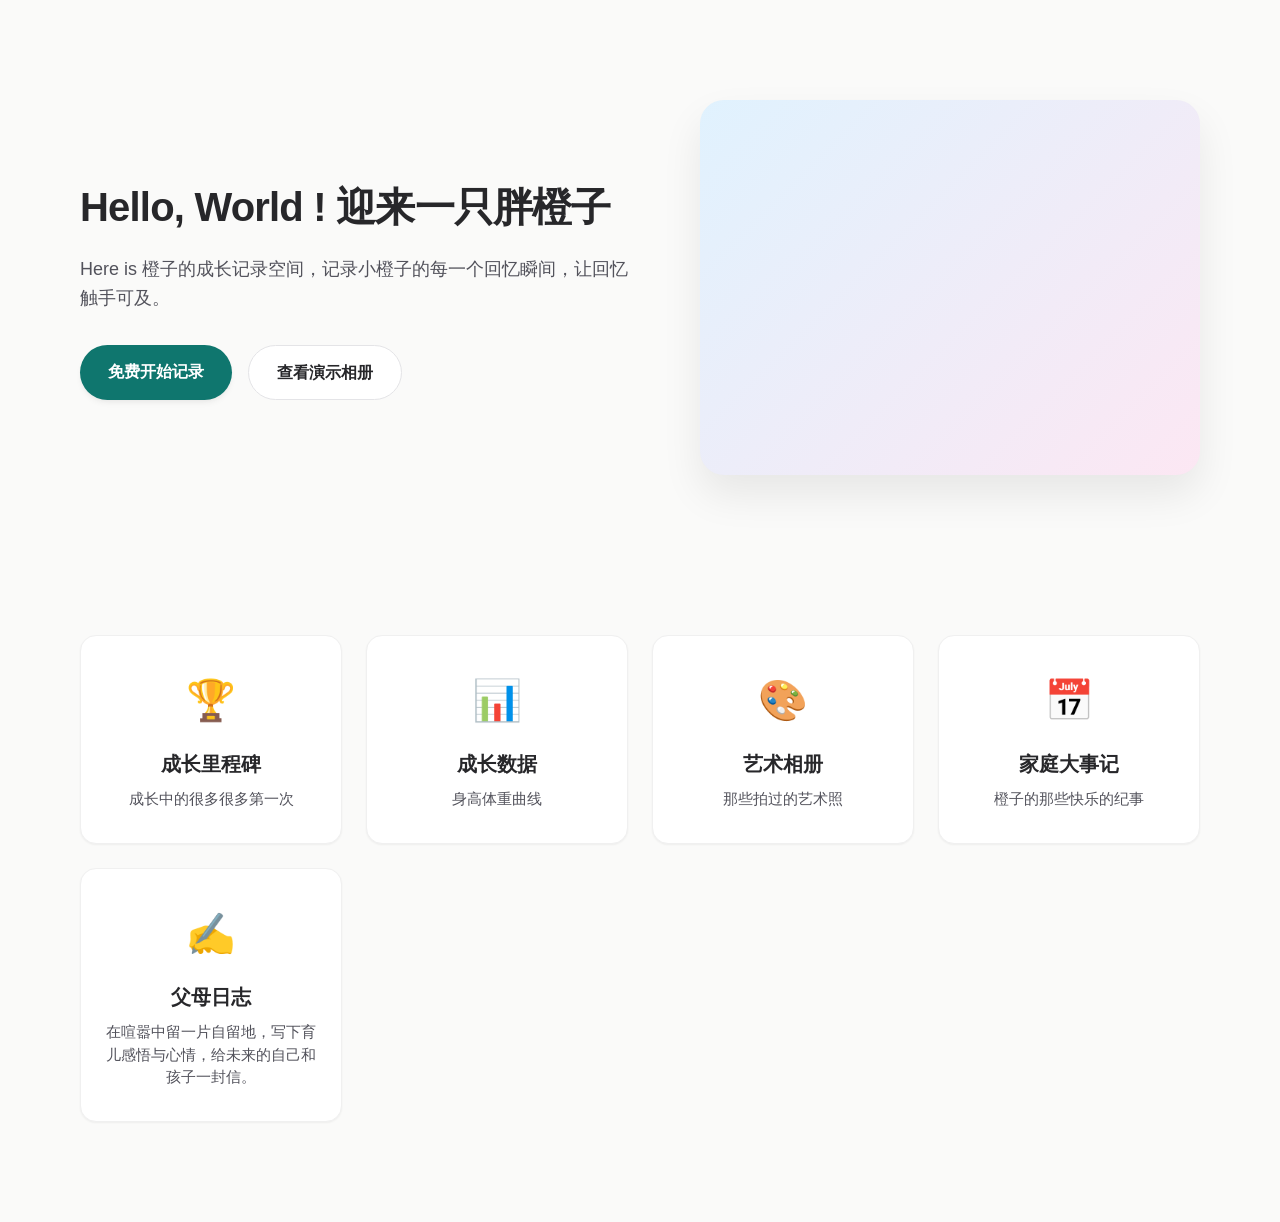
<file: index.html>
<!DOCTYPE html>
<html lang="zh-CN">
<head>
    <meta charset="UTF-8">
    <meta name="viewport" content="width=device-width, initial-scale=1.0">
    <title>橙子的成长足迹 - 记录她的每一个瞬间</title>

    <!-- 1. 基础样式 (必须最先加载) -->
    <link rel="stylesheet" href="css/base.css">

    <!-- 2. 组件/模块样式 (顺序无关紧要) -->
    <link rel="stylesheet" href="css/hero.css">
    <link rel="stylesheet" href="css/features.css">

    <!-- 3. 响应式样式 (必须最后加载，以覆盖默认样式) -->
    <link rel="stylesheet" href="css/responsive.css">
</head>
<body>

    <!-- 首屏照片墙区 -->
    <section class="hero">
        <div class="hero-content">
            <h1>Hello, World ! 迎来一只胖橙子</h1>
            <p>Here is 橙子的成长记录空间，记录小橙子的每一个回忆瞬间，让回忆触手可及。</p>
            <div class="cta-group">
                <a href="#" class="btn btn-primary">免费开始记录</a>
                <a href="#" class="btn btn-secondary">查看演示相册</a>
            </div>
        </div>
        <!-- 动态照片墙容器 -->
        <div class="hero-image photo-wall">
            <!-- 1. 首屏关键图：立即加载，高优先级，锁定尺寸防抖动 -->
            <picture class="wall-photo-wrapper">
                <source srcset="images/照片墙主图.webp" type="image/webp">
                <img src="images/照片墙主图.jpg" alt="宝贝成长瞬间1"
                     class="wall-photo"
                     width="400" height="300"
                     fetchpriority="high" decoding="async">
            </picture>

            <!-- 2. 第二张图：原生懒加载，接近视口时才加载 -->
            <picture class="wall-photo-wrapper">
                <source srcset="images/照片墙2.webp" type="image/webp">
                <img src="images/照片墙2.jpg" alt="宝贝成长瞬间2"
                     class="wall-photo"
                     width="400" height="300"
                     loading="lazy" decoding="async">
            </picture>

            <!-- 3. 第三张图：原生懒加载 -->
            <picture class="wall-photo-wrapper">
                <source srcset="images/照片墙3.webp" type="image/webp">
                <img src="images/照片墙3.jpg" alt="宝贝成长瞬间3"
                     class="wall-photo"
                     width="400" height="300"
                     loading="lazy" decoding="async">
            </picture>
        </div>
    </section>


    <!-- 功能区 -->
    <section class="features">
      <div class="features-grid">
        <!-- 1. 成长里程碑卡片 -->
        <a href="milestones.html" class="feature-card-link">
          <article class="feature-card">
            <div class="feature-icon">🏆</div>
            <h3>成长里程碑</h3>
            <p>成长中的很多很多第一次</p>
          </article>
        </a>
        <!-- 2. 成长数据卡片 -->
        <a href="growth-data.html" class="feature-card-link">
          <article class="feature-card">
            <div class="feature-icon">📊</div>
            <h3>成长数据</h3>
            <p>身高体重曲线</p>
          </article>
        </a>
        <!-- 3. 艺术相册卡片 -->
        <a href="gallery.html" class="feature-card-link">
          <article class="feature-card">
            <div class="feature-icon">🎨</div>
            <h3>艺术相册</h3>
            <p>那些拍过的艺术照</p>
          </article>
        </a>
        <!-- 4. 家庭大事记卡片 -->
        <a href="family-events.html" class="feature-card-link">
          <article class="feature-card">
            <div class="feature-icon">📅</div>
            <h3>家庭大事记</h3>
            <p>橙子的那些快乐的纪事</p>
          </article>
        </a>
        <!-- 5. 父母日志卡片 -->
        <a href="parent-blog.html" class="feature-card-link">
          <article class="feature-card">
            <div class="feature-icon">✍️</div>
            <h3>父母日志</h3>
            <p>在喧嚣中留一片自留地，写下育儿感悟与心情，给未来的自己和孩子一封信。</p>
          </article>
        </a>
      </div>
    </section>


</body>
</html>
</file>
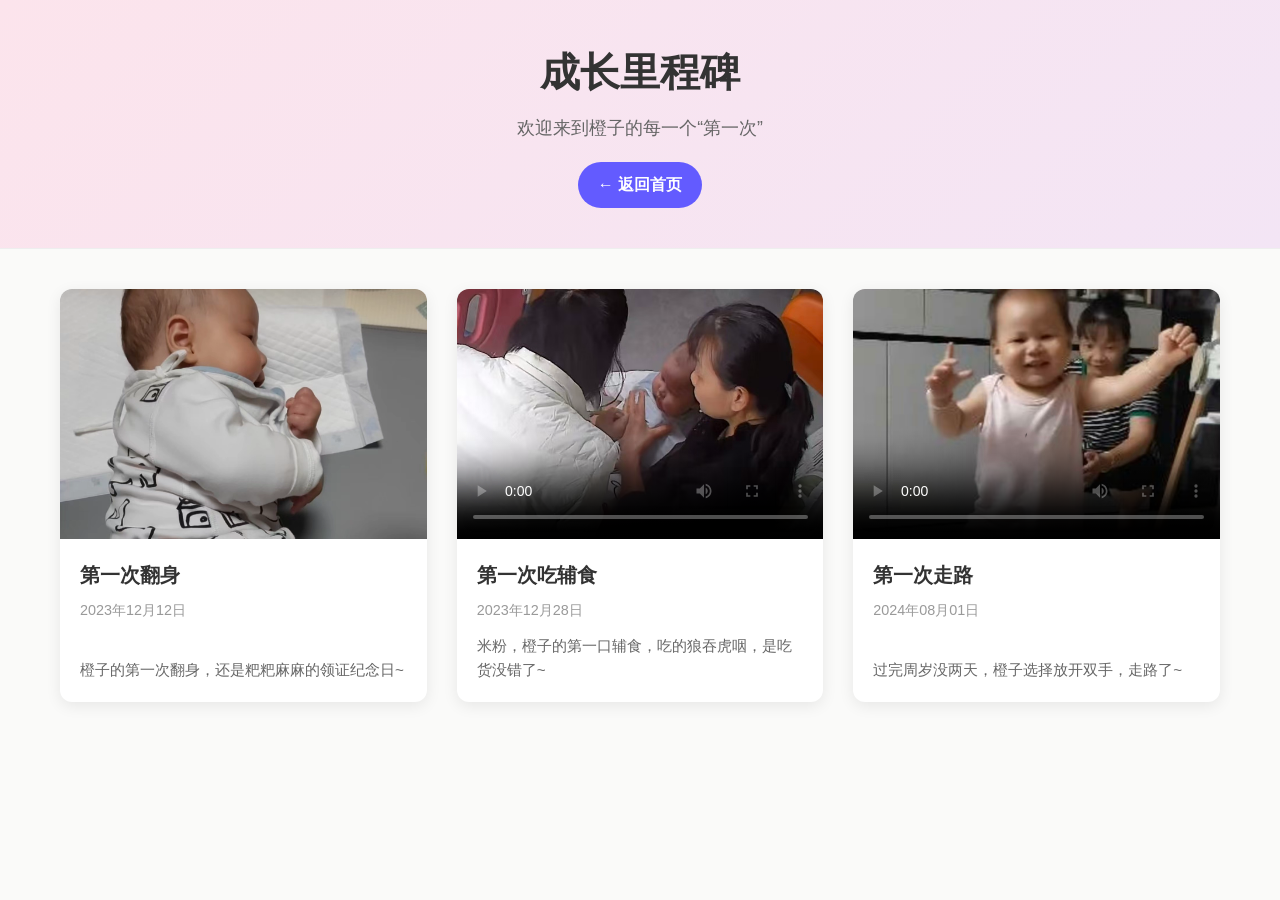
<file: milestones.html>
<!DOCTYPE html>
<html lang="zh-CN">
<head>
    <meta charset="UTF-8">
    <meta name="viewport" content="width=device-width, initial-scale=1.0">
    <title>成长里程碑 - 橙子的成长足迹</title>
    <!-- 引入全局基础样式 -->
    <link rel="stylesheet" href="css/base.css">
    <!-- 引入里程碑页面的专属样式 -->
    <link rel="stylesheet" href="css/milestones.css">
</head>
<body>
    <header class="page-header">
        <h1>成长里程碑</h1>
        <p>欢迎来到橙子的每一个“第一次”</p>
        <a href="index.html" class="back-to-home">← 返回首页</a>
    </header>

    <main class="milestones-container">
        <!-- 里程碑 1: 第一次翻身 (使用你的本地图片) -->
        <article class="milestone-item">
            <img src="First_images/first-rolling.webp" alt="橙子的第一次翻身">
            <div class="milestone-info">
                <h3>第一次翻身</h3>
                <time datetime="2023-12-12">2023年12月12日</time>
                <p>橙子的第一次翻身，还是粑粑麻麻的领证纪念日~</p>
            </div>
        </article>

        <!-- 里程碑 2: 第一次吃辅食 (视频) -->
        <article class="milestone-item">
            <!-- 使用 <video> 标签，controls 属性会显示播放/暂停按钮 -->
            <div class="video-wrapper">
                <video controls poster="First_images/第一口辅食.jpg">
                    <source src="First_images/第一口辅食.mp4" type="video/mp4">
                    您的浏览器不支持视频播放。
                </video>
            </div>
            <div class="milestone-info">
                <h3>第一次吃辅食</h3>
                <time datetime="2023-12-28">2023年12月28日</time>
                <p>米粉，橙子的第一口辅食，吃的狼吞虎咽，是吃货没错了~</p>
            </div>
        </article>

        <!-- 里程碑 3: 第一次走路 -->
        <article class="milestone-item">
            <!-- 使用 <video> 标签，controls 属性会显示播放/暂停按钮 -->
            <div class="video-wrapper">
                <video controls poster="First_images/第一次走路.jpg">
                    <source src="First_images/第一次走路.mp4" type="video/mp4">
                    您的浏览器不支持视频播放。
                </video>
            </div>
            <div class="milestone-info">
                <h3>第一次走路</h3>
                <time datetime="2024-08-01">2024年08月01日</time>
                <p>过完周岁没两天，橙子选择放开双手，走路了~</p>
            </div>
        </article>

        <!-- 你可以继续添加更多的里程碑项目... -->

    </main>
</body>
</html>
</file>
<file: css/base.css>
/* =========================================
   1. 全局重置与基础变量 (Stripe/Apple 风格)
   ========================================= */
:root {
    /* 温馨极简配色 (WCAG AA 对比度验证) */
    --color-bg: #FAFAF9;          /* 温暖的米白背景 */
    --color-text: #27272A;        /* 深灰主文本 (对比度 > 10:1) */
    --color-subtext: #52525B;     /* 次级文本 (对比度 > 4.5:1) */
    --color-primary: #0F766E;     /* 温暖青绿 (主按钮) */
    --color-primary-hover: #0D5F58;
    --color-card-bg: #FFFFFF;

    /* Stripe 风格阴影 */
    --shadow-sm: 0 1px 2px 0 rgba(0, 0, 0, 0.05);
    --shadow-md: 0 4px 6px -1px rgba(0, 0, 0, 0.05), 0 2px 4px -1px rgba(0, 0, 0, 0.03);
    --shadow-lg: 0 10px 15px -3px rgba(0, 0, 0, 0.05), 0 4px 6px -2px rgba(0, 0, 0, 0.02);

    /* 排版与圆角 */
    --radius-lg: 16px;
    --font-sans: -apple-system, BlinkMacSystemFont, "Segoe UI", Roboto, "Helvetica Neue", Arial, sans-serif;
}

*, *::before, *::after {
    box-sizing: border-box;
    margin: 0;
    padding: 0;
}

body {
    font-family: var(--font-sans);
    background-color: var(--color-bg);
    color: var(--color-text);
    line-height: 1.6;
    -webkit-font-smoothing: antialiased;
}

/* 全局按钮基础样式 */
.btn {
    padding: 14px 28px;
    border-radius: 999px; /* 胶囊按钮 */
    font-size: 1rem;
    font-weight: 600;
    text-decoration: none;
    transition: all 0.2s ease;
    cursor: pointer;
    border: none;
    display: inline-block;
}
</file>
<file: css/hero.css>
/* =========================================
   2. 首屏照片墙区 (Hero Section)
   ========================================= */
.hero {
    padding: 60px 20px;
    max-width: 1200px;
    margin: 0 auto;
    display: flex;
    flex-direction: column;
    align-items: center;
    text-align: center;
    gap: 40px;
}

.hero-content {
    max-width: 600px;
}

.hero h1 {
    font-size: 2.5rem;
    font-weight: 800;
    letter-spacing: -0.02em;
    margin-bottom: 16px;
    color: var(--color-text);
}

.hero p {
    font-size: 1.125rem;
    color: var(--color-subtext);
    margin-bottom: 32px;
}

/* 双CTA按钮布局 */
.cta-group {
    display: flex;
    gap: 16px;
    justify-content: center;
    flex-wrap: wrap;
}

.btn-primary {
    background-color: var(--color-primary);
    color: #FFF;
    box-shadow: var(--shadow-md);
}

.btn-primary:hover {
    background-color: var(--color-primary-hover);
    transform: translateY(-1px);
}

.btn-secondary {
    background-color: var(--color-card-bg);
    color: var(--color-text);
    border: 1px solid #E4E4E7;
}

.btn-secondary:hover {
    background-color: #F4F4F5;
}

/* 3D渲染图占位符 */
.hero-image {
    width: 100%;
    max-width: 400px;
    aspect-ratio: 4/3;
    background: linear-gradient(135deg, #E0F2FE 0%, #FCE7F3 100%);
    border-radius: var(--radius-lg);
    box-shadow: var(--shadow-lg);
    display: flex;
    align-items: center;
    justify-content: center;
    color: var(--color-subtext);
    font-size: 0.9rem;
}


/* =========================================
   首屏照片墙 - 自动轮播修复版
   ========================================= */

/* 1. 容器保持不变：限制边界，防止溢出 */
.photo-wall {
    position: relative;
    width: 100%;
    aspect-ratio: 4 / 3; /* 保持比例 */
    overflow: hidden;    /* 【核心】裁剪溢出部分 */
    border-radius: 24px;
    background-color: #f3f4f6;
    box-shadow: 0 20px 40px rgba(0,0,0,0.08);
}

/* 2. 图片包装器：绝对定位重叠 */
.wall-photo-wrapper {
    position: absolute;
    top: 0;
    left: 0;
    width: 100%;
    height: 100%;

    /* 初始状态：透明且稍微放大（为了做缩放进场效果） */
    opacity: 0;
    transform: scale(1.1);
    z-index: 1;
}

/* 确保图片填满容器且不变形 */
.wall-photo {
    width: 100%;
    height: 100%;
    object-fit: cover;
}

/* 3. 定义动画关键帧：淡入 -> 停留展示 -> 淡出 */
@keyframes slideShow {
    0% {
        opacity: 0;
        transform: scale(1.1); /* 初始稍微放大 */
        z-index: 1;
    }
    5% {
        opacity: 1;
        transform: scale(1);   /* 迅速恢复正常大小 */
        z-index: 2;            /* 提到顶层 */
    }
    30% {
        opacity: 1;
        transform: scale(1);   /* 保持展示状态 */
        z-index: 2;
    }
    35% {
        opacity: 0;            /* 快速淡出 */
        transform: scale(1.05);/* 稍微放大一点点作为退场 */
        z-index: 1;
    }
    100% {
        opacity: 0;
        z-index: 1;
    }
}

/* 4. 应用动画：核心修复点 */

/* 第一张图：立即开始 */
.wall-photo-wrapper:nth-child(1) {
    animation: slideShow 12s infinite;
}

/* 第二张图：延迟 4 秒开始 (总时长的 1/3) */
.wall-photo-wrapper:nth-child(2) {
    animation: slideShow 12s infinite 4s;
}

/* 第三张图：延迟 8 秒开始 (总时长的 2/3) */
.wall-photo-wrapper:nth-child(3) {
    animation: slideShow 12s infinite 8s;
}
</file>
<file: css/features.css>
/* =========================================
   功能区 (Features)
   ========================================= */

/* 功能区整体布局 */
.features {
  padding: 40px 20px;
  max-width: 1200px;
  margin: 0 auto;
}

/* 使用 CSS Grid 实现响应式网格 */
.features-grid {
  display: grid;
  /* 核心响应式代码：自动填充，每个卡片最小260px，最大1fr（均分） */
  grid-template-columns: repeat(auto-fit, minmax(260px, 1fr));
  gap: 24px;
}

/* 让链接填满整个网格单元，并移除默认样式 */
.feature-card-link {
  display: block;
  text-decoration: none;
  color: inherit; /* 继承父级颜色 */
}

/* 卡片基础样式 */
.feature-card {
  background: var(--color-card-bg, #fff);
  padding: 32px 24px;
  border-radius: var(--radius-lg, 12px);
  border: 1px solid #f0f0f0;
  box-shadow: var(--shadow-sm, 0 1px 3px rgba(0,0,0,0.1));
  text-align: center;
  transition: all 0.3s ease;
  height: 100%; /* 确保卡片高度一致 */
  box-sizing: border-box;
  display: flex;
  flex-direction: column;
  align-items: center;
}

/* 卡片悬停效果 */
.feature-card-link:hover .feature-card {
  transform: translateY(-6px);
  box-shadow: var(--shadow-lg, 0 10px 25px rgba(0,0,0,0.1));
  border-color: var(--color-primary, #635BFF);
}

/* 图标样式 */
.feature-icon {
  font-size: 2.5rem;
  margin-bottom: 16px;
}

/* 标题样式 */
.feature-card h3 {
  font-size: 1.25rem;
  font-weight: 700;
  margin-bottom: 8px;
  color: var(--color-text, #333);
}

/* 描述样式 */
.feature-card p {
  font-size: 0.95rem;
  color: var(--color-subtext, #666);
  line-height: 1.5;
}
</file>
<file: css/responsive.css>
/* =========================================
   4. 响应式断点适配 (集中管理)
   ========================================= */

/* 移动端单手操作优化 (375px - 480px) */
@media (max-width: 480px) {
    .hero {
        padding: 40px 16px;
    }
    .hero h1 {
        font-size: 2rem;
    }
    /* 按钮在移动端全宽，方便拇指点击 */
    .btn {
        width: 100%;
        text-align: center;
    }
    .cta-group {
        flex-direction: column;
        width: 100%;
    }
}

/* 平板端 (768px+) */
@media (min-width: 768px) {
    .hero {
        flex-direction: row;
        text-align: left;
        padding: 100px 40px;
        gap: 60px;
    }
    .hero-content {
        flex: 1;
    }
    .hero-image {
        flex: 1;
        max-width: 500px;
    }
    .cta-group {
        justify-content: flex-start;
    }
    .features {
        padding: 60px 40px 100px;
    }
}

/* 桌面端 (1440px+) */
@media (min-width: 1440px) {
    .hero h1 {
        font-size: 3.5rem;
    }
    .hero p {
        font-size: 1.25rem;
    }
    .features-grid {
        grid-template-columns: repeat(3, 1fr); /* 桌面端固定3列 */
    }
}
</file>
<file: css/milestones.css>
/* =========================================
   成长里程碑页面 (Milestones)
   ========================================= */

/* 页面头部样式 */
.page-header {
    text-align: center;
    padding: 40px 20px;
    background: linear-gradient(135deg, #fce4ec 0%, #f3e5f5 100%);
    border-bottom: 1px solid #eee;
}

.page-header h1 {
    font-size: 2.5rem;
    color: #333;
    margin-bottom: 10px;
}

.page-header p {
    font-size: 1.1rem;
    color: #666;
    margin-bottom: 20px;
}

.back-to-home {
    display: inline-block;
    padding: 10px 20px;
    background-color: #635BFF;
    color: white;
    border-radius: 24px;
    text-decoration: none;
    font-weight: 600;
    transition: background-color 0.2s ease;
}

.back-to-home:hover {
    background-color: #5048d6;
}

/* 里程碑容器，使用 Grid 布局 */
.milestones-container {
    display: grid;
    /* 核心响应式代码：自动填充，每个项目最小300px，最大1fr（均分） */
    grid-template-columns: repeat(auto-fit, minmax(300px, 1fr));
    gap: 30px;
    max-width: 1200px;
    margin: 40px auto;
    padding: 0 20px;
}

/* 单个里程碑项目 */
.milestone-item {
    background: #fff;
    border-radius: 12px;
    overflow: hidden;
    box-shadow: 0 4px 15px rgba(0, 0, 0, 0.08);
    transition: transform 0.3s ease, box-shadow 0.3s ease;
    display: flex;
    flex-direction: column;
}

.milestone-item:hover {
    transform: translateY(-5px);
    box-shadow: 0 12px 25px rgba(0, 0, 0, 0.12);
}

/* 媒体内容（图片或视频容器） */
.milestone-item img,
.milestone-item .video-wrapper {
    width: 100%;
    height: 250px; /* 固定高度，保持网格整齐 */
    object-fit: cover; /* 保证图片/视频填充且不变形 */
}

/* 视频响应式包装器 */
.video-wrapper {
    position: relative;
    background: #f0f0f0; /* 添加一个浅灰色背景作为兜底 */
}

.video-wrapper video {
    position: absolute;
    top: 0;
    left: 0;
    width: 100%;
    height: 100%;
    object-fit: cover;
}

/* 里程碑信息区域 */
.milestone-info {
    padding: 20px;
    flex-grow: 1; /* 让信息区域填满剩余空间 */
    display: flex;
    flex-direction: column;
}

.milestone-info h3 {
    font-size: 1.25rem;
    font-weight: 700;
    color: #333;
    margin-bottom: 8px;
}

.milestone-info time {
    font-size: 0.9rem;
    color: #999;
    margin-bottom: 12px;
    display: block;
}

.milestone-info p {
    font-size: 0.95rem;
    color: #666;
    line-height: 1.6;
    margin-top: auto; /* 将段落推到容器底部 */
}
</file>
